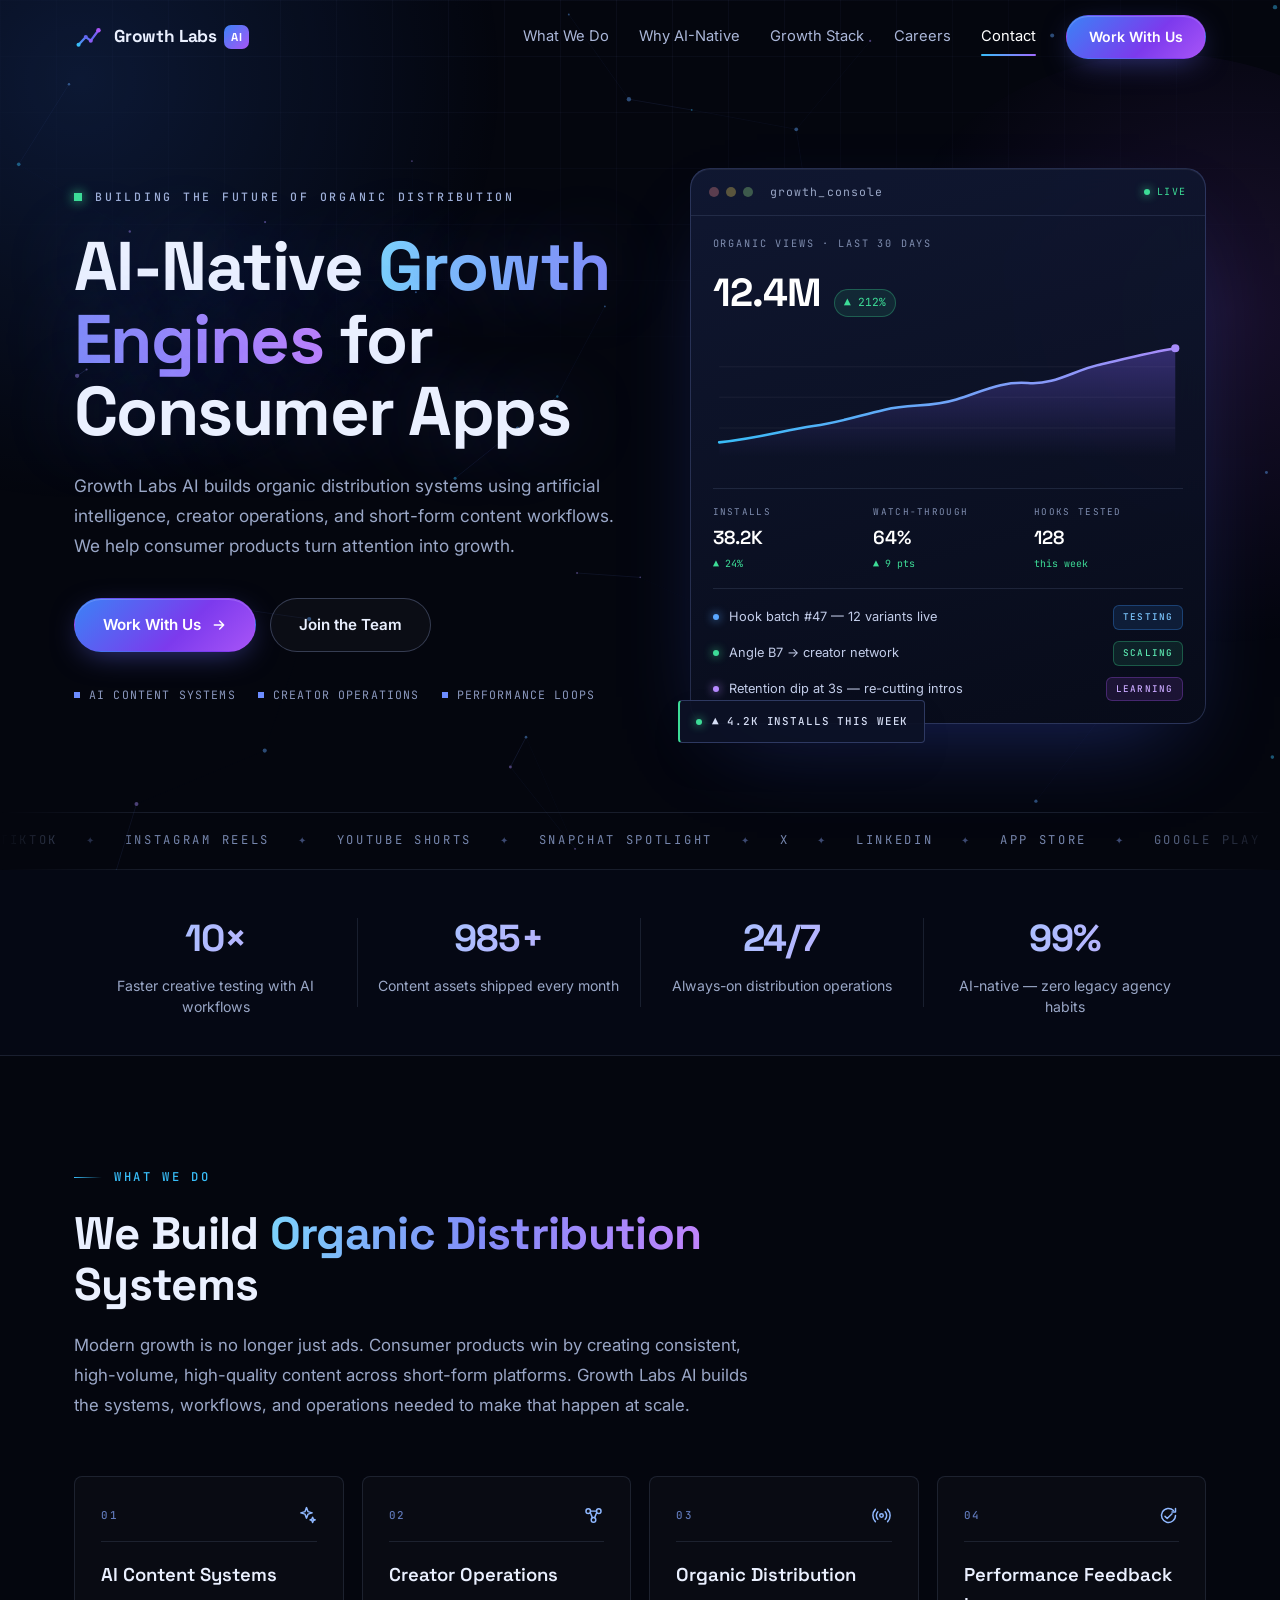
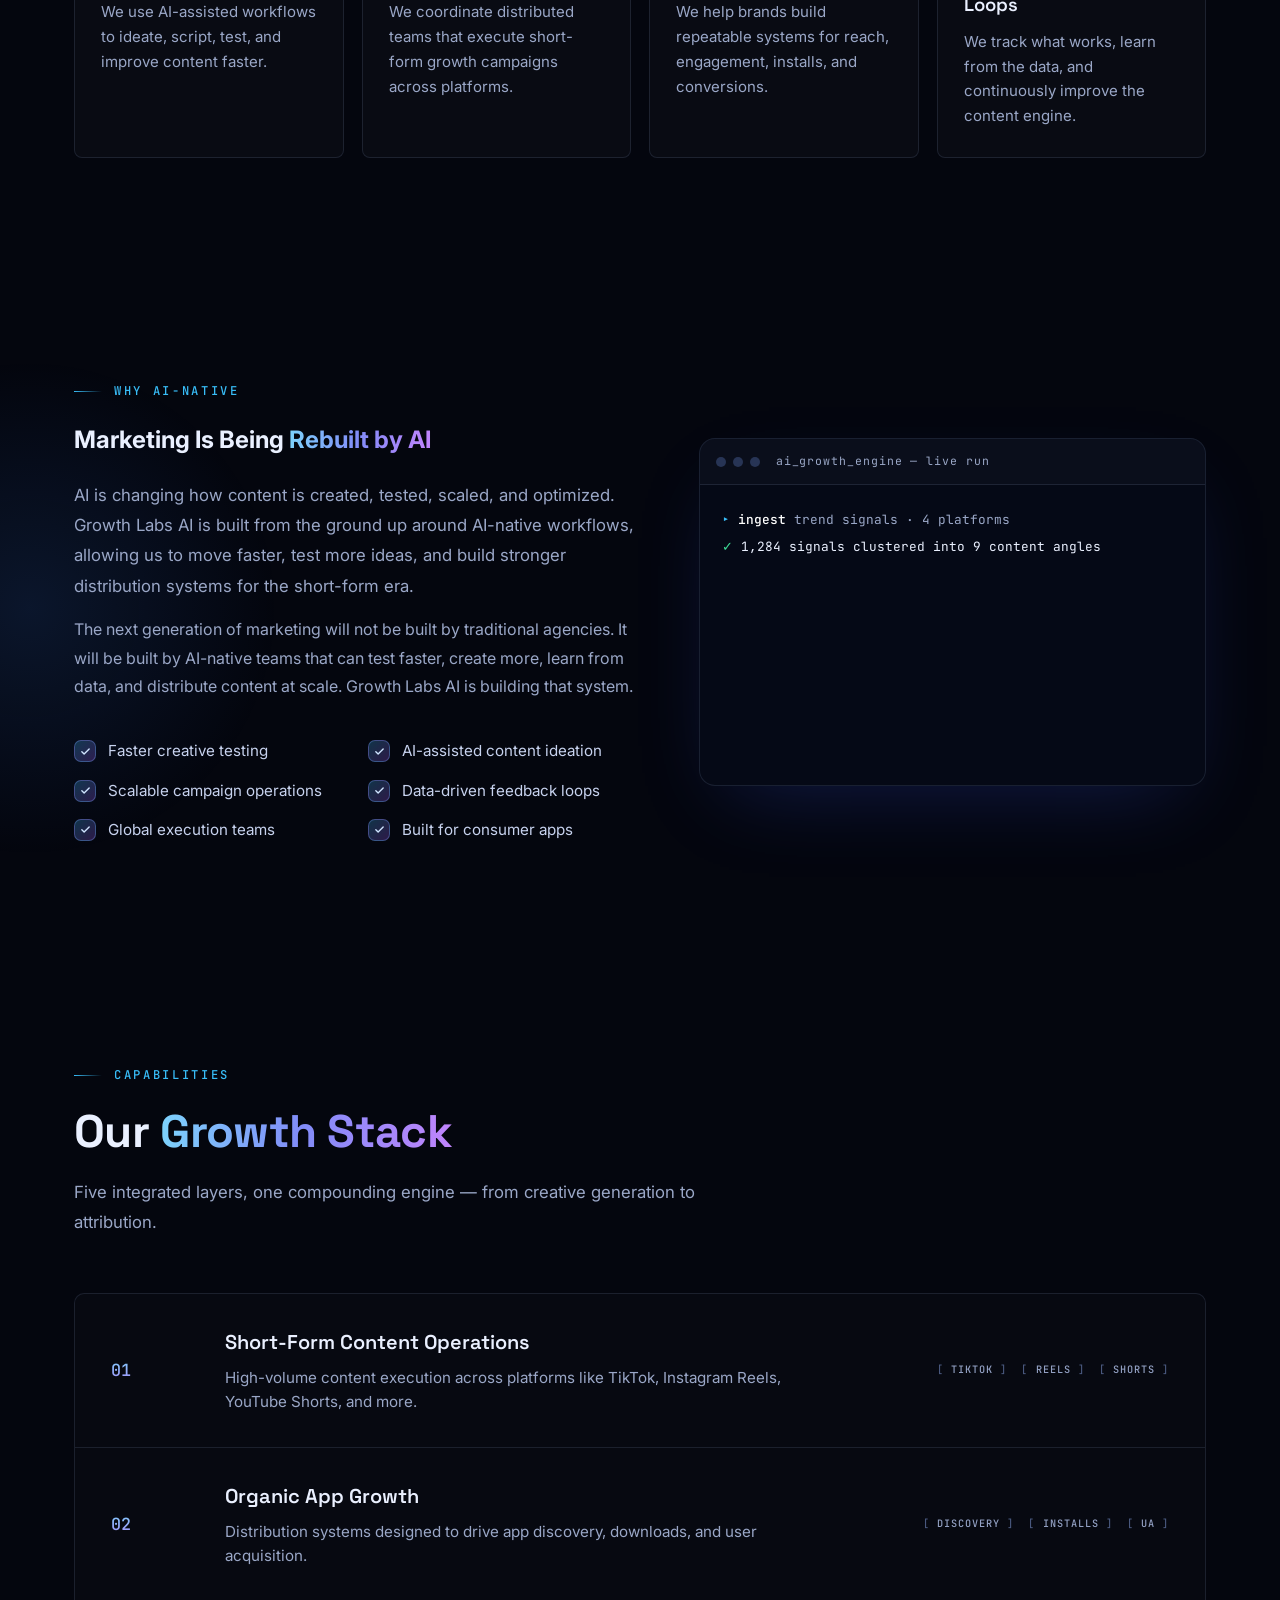
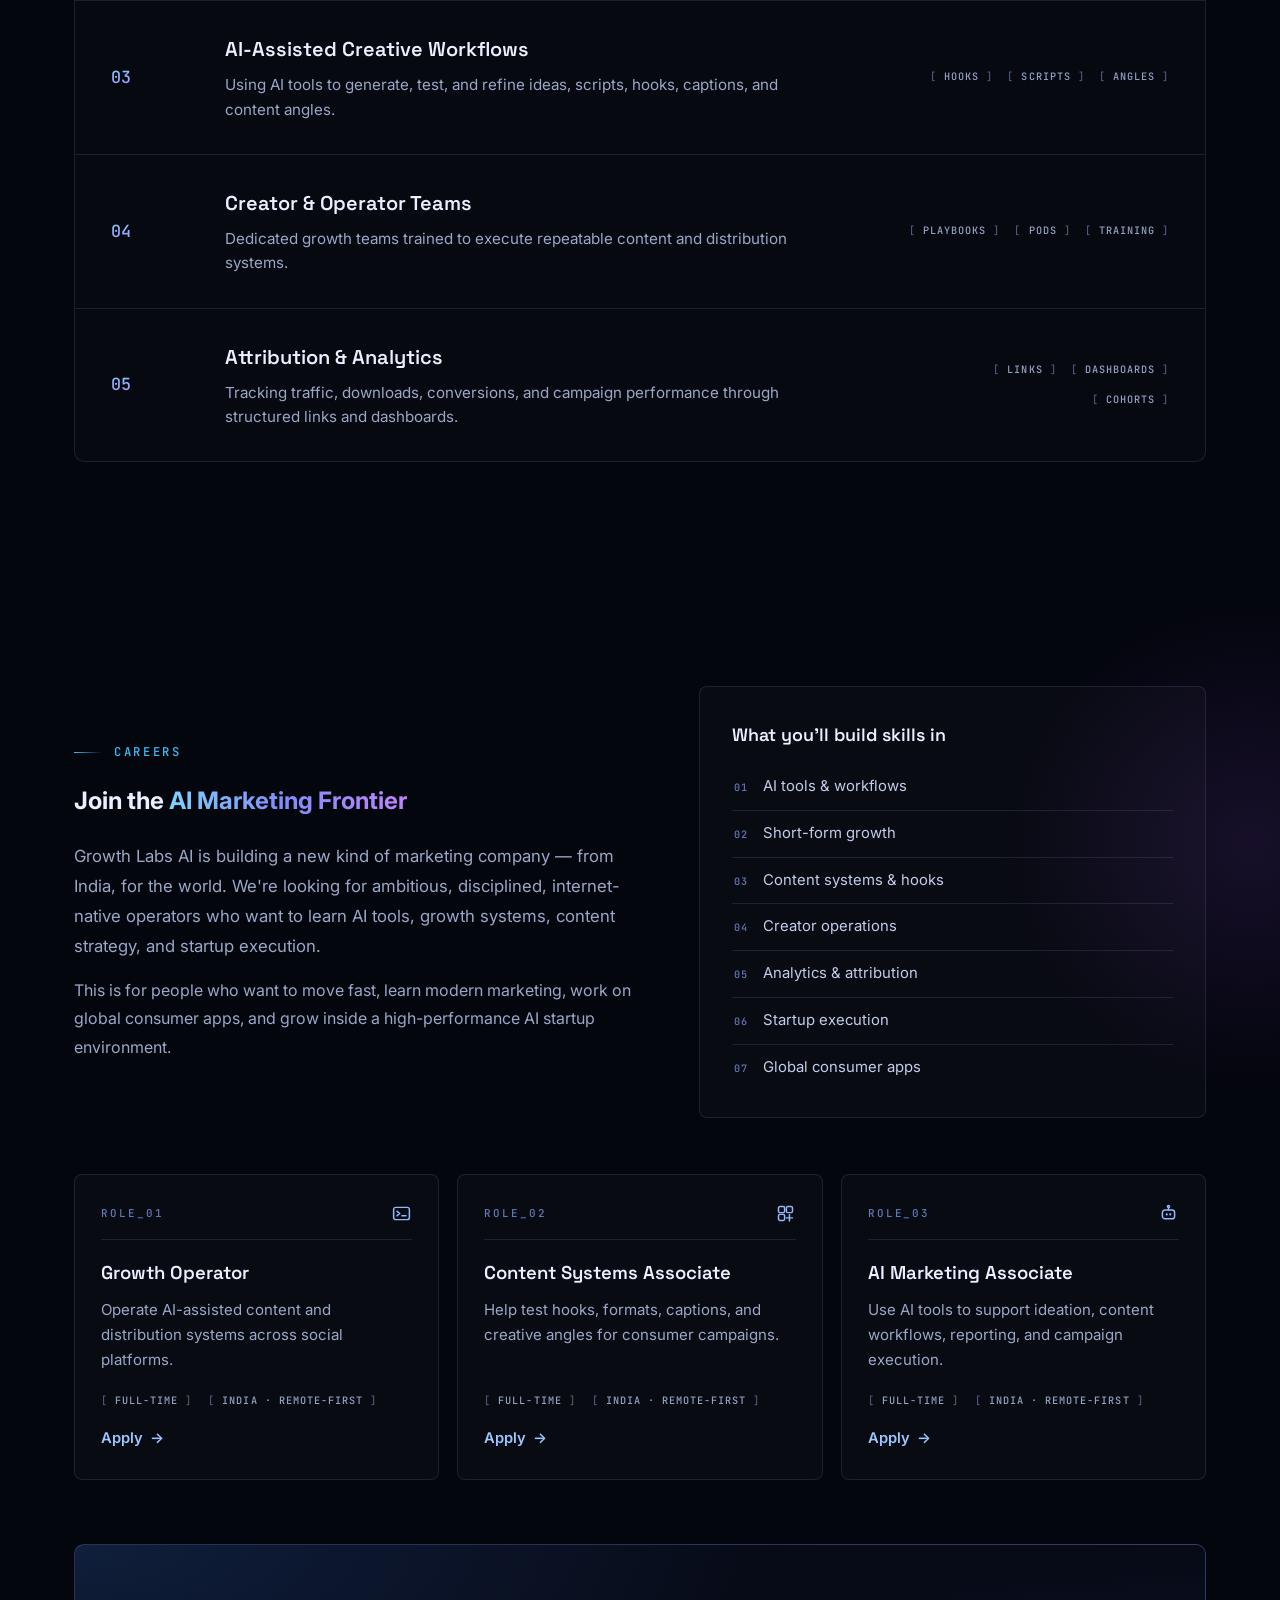
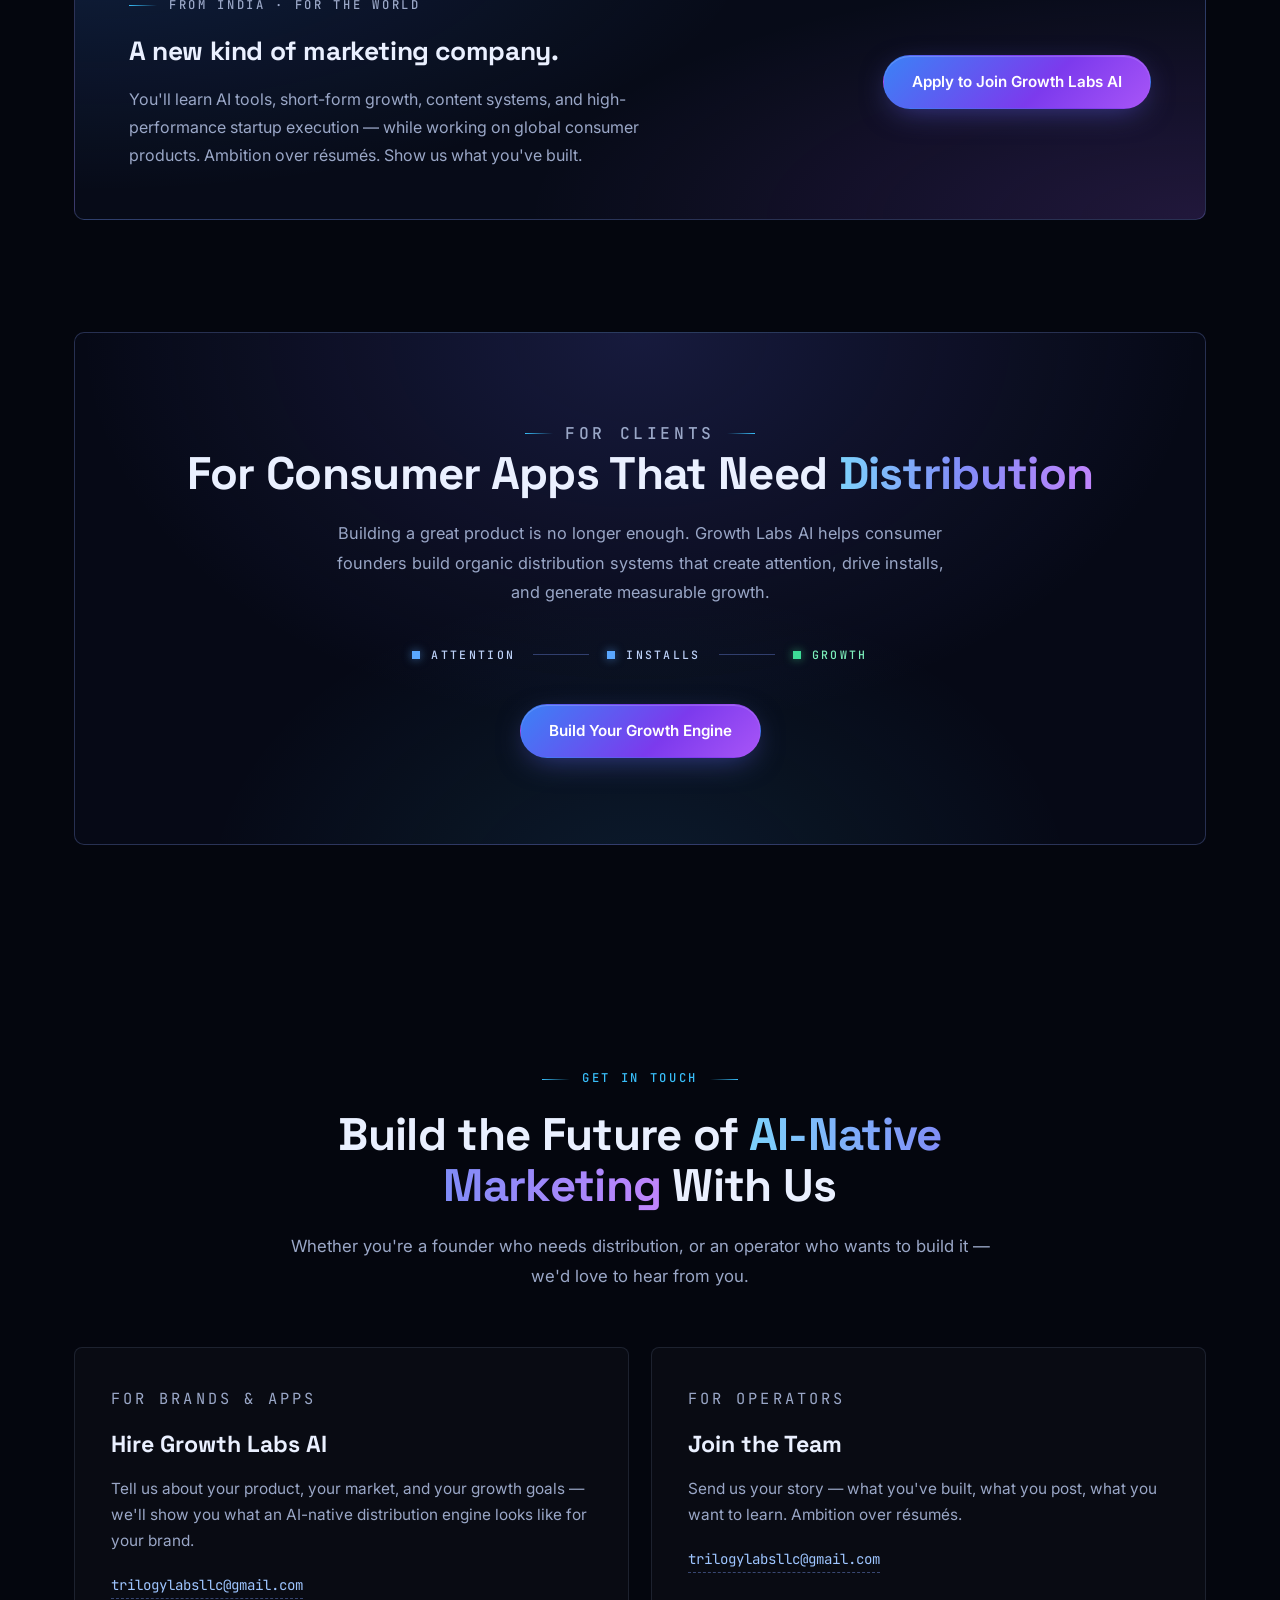
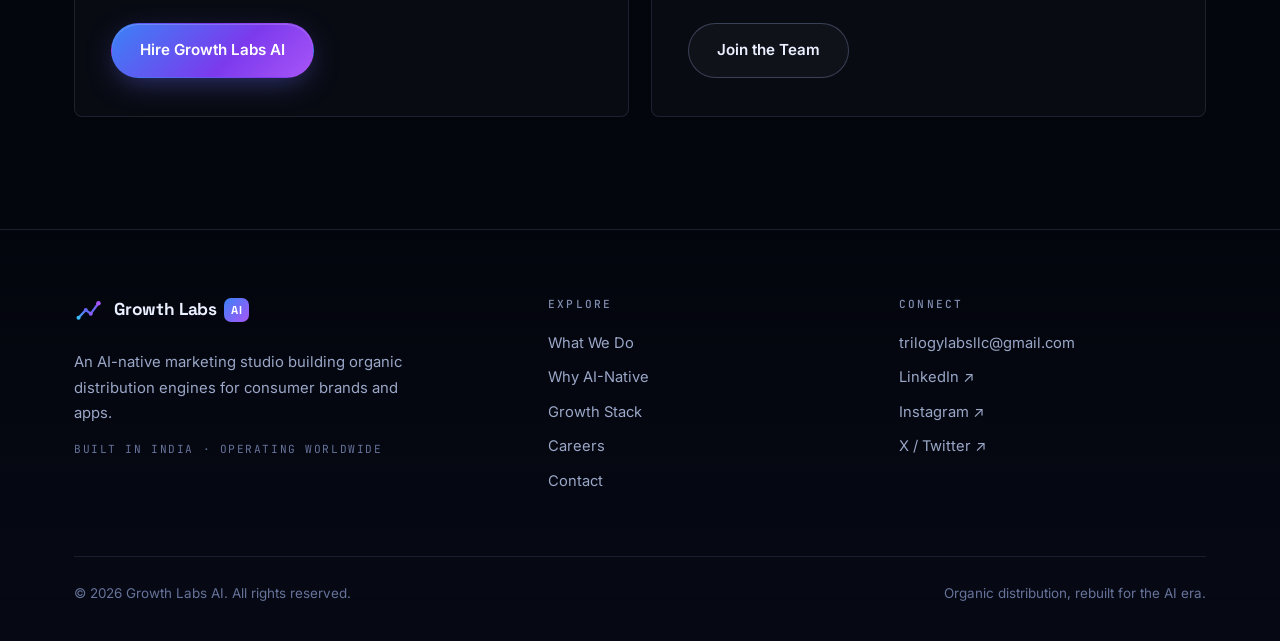
<file: index.html>
<!DOCTYPE html>
<html lang="en">
<head>
  <meta charset="UTF-8">
  <meta name="viewport" content="width=device-width, initial-scale=1.0">
  <title>Growth Labs AI — AI-Native Growth Engines for Consumer Apps</title>
  <meta name="description" content="Growth Labs AI builds AI-powered organic distribution engines for consumer brands and apps — combining AI content systems, creator operations, and short-form growth.">
  <meta property="og:type" content="website">
  <meta property="og:site_name" content="Growth Labs AI">
  <meta property="og:title" content="Growth Labs AI — AI-Native Growth Engines for Consumer Apps">
  <meta property="og:description" content="An AI-native marketing studio helping consumer companies scale attention, content, and growth.">
  <meta name="twitter:card" content="summary">
  <meta name="theme-color" content="#04060e">
  <link rel="icon" type="image/svg+xml" href="assets/favicon.svg">
  <link rel="preconnect" href="https://fonts.googleapis.com">
  <link rel="preconnect" href="https://fonts.gstatic.com" crossorigin>
  <link href="https://fonts.googleapis.com/css2?family=Space+Grotesk:wght@500;600;700&family=Inter:wght@400;500;600&family=JetBrains+Mono:wght@400;500&display=swap" rel="stylesheet">
  <link rel="stylesheet" href="css/style.css">
  <noscript>
    <style>
      .reveal { opacity: 1 !important; transform: none !important; }
      .tline { opacity: 1 !important; transform: none !important; }
      .spark .line { stroke-dashoffset: 0 !important; }
      .spark .area { opacity: 1 !important; }
      .spark .tip { opacity: 1 !important; }
      #network { display: none; }
    </style>
  </noscript>
</head>
<body id="top">

  <div class="bg" aria-hidden="true">
    <div class="bg-grid"></div>
    <div class="bg-orb bg-orb--blue"></div>
    <div class="bg-orb bg-orb--purple"></div>
  </div>

  <a class="skip" href="#what-we-do">Skip to content</a>

  <header class="nav" id="nav">
    <div class="container nav__inner">
      <a class="brand" href="#top" aria-label="Growth Labs AI — home">
        <svg class="brand__mark" viewBox="0 0 64 64" aria-hidden="true" focusable="false">
          <defs>
            <linearGradient id="bm" x1="0" y1="64" x2="64" y2="0" gradientUnits="userSpaceOnUse">
              <stop offset="0" stop-color="#38bdf8"/>
              <stop offset="0.55" stop-color="#6366f1"/>
              <stop offset="1" stop-color="#a855f7"/>
            </linearGradient>
          </defs>
          <path d="M10 48 L26 31 L37 39 L54 16" fill="none" stroke="url(#bm)" stroke-width="5" stroke-linecap="round" stroke-linejoin="round"/>
          <circle cx="10" cy="48" r="4.5" fill="#38bdf8"/>
          <circle cx="26" cy="31" r="4.5" fill="#6366f1"/>
          <circle cx="37" cy="39" r="4.5" fill="#8b5cf6"/>
          <circle cx="54" cy="16" r="5" fill="#a855f7"/>
        </svg>
        <span class="brand__name">Growth Labs <span class="brand__ai">AI</span></span>
      </a>
      <nav class="nav__links" id="navLinks" aria-label="Primary">
        <a href="#what-we-do">What We Do</a>
        <a href="#why-ai">Why AI-Native</a>
        <a href="#growth-stack">Growth Stack</a>
        <a href="#careers">Careers</a>
        <a href="#contact">Contact</a>
        <a class="btn btn--primary btn--sm nav__cta" href="#contact">Work With Us</a>
      </nav>
      <button class="nav__toggle" type="button" aria-label="Toggle menu" aria-expanded="false" aria-controls="navLinks">
        <span></span><span></span><span></span>
      </button>
    </div>
  </header>

  <main>

    <!-- ============ HERO ============ -->
    <section class="hero">
      <canvas id="network" aria-hidden="true"></canvas>
      <div class="container hero__inner">
        <div class="hero__copy">
          <p class="hero-tag reveal"><span class="hero-tag__dot"></span>Building the future of organic distribution</p>
          <h1 class="reveal" style="--d:80ms">AI-Native <span class="grad">Growth Engines</span> for Consumer Apps</h1>
          <p class="hero__sub reveal" style="--d:160ms">Growth Labs AI builds organic distribution systems using artificial intelligence, creator operations, and short-form content workflows. We help consumer products turn attention into growth.</p>
          <div class="hero__cta reveal" style="--d:240ms">
            <a class="btn btn--primary" href="#contact">
              Work With Us
              <svg width="16" height="16" viewBox="0 0 24 24" fill="none" stroke="currentColor" stroke-width="2.2" stroke-linecap="round" stroke-linejoin="round" aria-hidden="true"><path d="M5 12h14M13 6l6 6-6 6"/></svg>
            </a>
            <a class="btn btn--ghost" href="#careers">Join the Team</a>
          </div>
          <ul class="hero__ticks reveal" style="--d:320ms">
            <li>AI content systems</li>
            <li>Creator operations</li>
            <li>Performance loops</li>
          </ul>
        </div>

        <div class="hero__visual reveal" style="--d:280ms">
          <div class="console">
            <div class="console__bar">
              <span class="cdot cdot--r"></span>
              <span class="cdot cdot--y"></span>
              <span class="cdot cdot--g"></span>
              <span class="console__title">growth_console</span>
              <span class="live">LIVE</span>
            </div>
            <div class="console__body">
              <p class="metric-label">Organic views · last 30 days</p>
              <div class="metric-big">
                <strong><span data-count="12.4" data-decimals="1">12.4</span>M</strong>
                <span class="delta">▲ 212%</span>
              </div>
              <svg class="spark" viewBox="0 0 460 124" aria-hidden="true">
                <defs>
                  <linearGradient id="sparkGrad" x1="0" y1="0" x2="1" y2="0">
                    <stop offset="0" stop-color="#38bdf8"/>
                    <stop offset="1" stop-color="#a78bfa"/>
                  </linearGradient>
                  <linearGradient id="areaGrad" x1="0" y1="0" x2="0" y2="1">
                    <stop offset="0" stop-color="rgba(124,98,247,0.35)"/>
                    <stop offset="1" stop-color="rgba(124,98,247,0)"/>
                  </linearGradient>
                </defs>
                <line class="sgrid" x1="6" y1="30" x2="452" y2="30"/>
                <line class="sgrid" x1="6" y1="60" x2="452" y2="60"/>
                <line class="sgrid" x1="6" y1="90" x2="452" y2="90"/>
                <path class="area" fill="url(#areaGrad)" d="M6 104 C 44 100, 70 92, 98 88 C 126 84, 142 78, 168 72 C 194 66, 212 70, 238 62 C 264 54, 282 44, 308 46 C 334 48, 352 34, 378 28 C 404 22, 428 16, 452 12 L452 118 L6 118 Z"/>
                <path class="line" stroke="url(#sparkGrad)" d="M6 104 C 44 100, 70 92, 98 88 C 126 84, 142 78, 168 72 C 194 66, 212 70, 238 62 C 264 54, 282 44, 308 46 C 334 48, 352 34, 378 28 C 404 22, 428 16, 452 12"/>
                <circle class="tipring" cx="452" cy="12" r="5"/>
                <circle class="tip" cx="452" cy="12" r="4"/>
              </svg>
              <div class="console__metrics">
                <div class="cm">
                  <span class="cm__label">Installs</span>
                  <span class="cm__val"><span data-count="38.2" data-decimals="1">38.2</span>K</span>
                  <span class="cm__sub">▲ 24%</span>
                </div>
                <div class="cm">
                  <span class="cm__label">Watch-through</span>
                  <span class="cm__val"><span data-count="64">64</span>%</span>
                  <span class="cm__sub">▲ 9 pts</span>
                </div>
                <div class="cm">
                  <span class="cm__label">Hooks tested</span>
                  <span class="cm__val"><span data-count="128">128</span></span>
                  <span class="cm__sub">this week</span>
                </div>
              </div>
              <div class="console__pipe">
                <div class="pipe">
                  <span class="dot dot--blue"></span>
                  Hook batch #47 — 12 variants live
                  <span class="pipe__status s-test">Testing</span>
                </div>
                <div class="pipe">
                  <span class="dot dot--green"></span>
                  Angle B7 → creator network
                  <span class="pipe__status s-scale">Scaling</span>
                </div>
                <div class="pipe">
                  <span class="dot dot--purple"></span>
                  Retention dip at 3s — re-cutting intros
                  <span class="pipe__status s-learn">Learning</span>
                </div>
              </div>
            </div>
          </div>
          <div class="float-chip"><span class="dot dot--green"></span>▲ 4.2K installs this week</div>
        </div>
      </div>

      <div class="marquee" aria-hidden="true">
        <div class="marquee__track">
          <ul class="marquee__list">
            <li>TikTok<span class="sep">✦</span></li>
            <li>Instagram Reels<span class="sep">✦</span></li>
            <li>YouTube Shorts<span class="sep">✦</span></li>
            <li>Snapchat Spotlight<span class="sep">✦</span></li>
            <li>X<span class="sep">✦</span></li>
            <li>LinkedIn<span class="sep">✦</span></li>
            <li>App Store<span class="sep">✦</span></li>
            <li>Google Play<span class="sep">✦</span></li>
          </ul>
          <ul class="marquee__list" aria-hidden="true">
            <li>TikTok<span class="sep">✦</span></li>
            <li>Instagram Reels<span class="sep">✦</span></li>
            <li>YouTube Shorts<span class="sep">✦</span></li>
            <li>Snapchat Spotlight<span class="sep">✦</span></li>
            <li>X<span class="sep">✦</span></li>
            <li>LinkedIn<span class="sep">✦</span></li>
            <li>App Store<span class="sep">✦</span></li>
            <li>Google Play<span class="sep">✦</span></li>
          </ul>
        </div>
      </div>
    </section>

    <!-- ============ STATS ============ -->
    <section class="stats" aria-label="Growth Labs AI at a glance">
      <div class="container stats__grid">
        <div class="stat reveal">
          <span class="stat__num"><span data-count="10">10</span>×</span>
          <span class="stat__label">Faster creative testing with AI workflows</span>
        </div>
        <div class="stat reveal" style="--d:80ms">
          <span class="stat__num"><span data-count="1000">1,000</span>+</span>
          <span class="stat__label">Content assets shipped every month</span>
        </div>
        <div class="stat reveal" style="--d:160ms">
          <span class="stat__num"><span data-count="24">24</span>/7</span>
          <span class="stat__label">Always-on distribution operations</span>
        </div>
        <div class="stat reveal" style="--d:240ms">
          <span class="stat__num"><span data-count="100">100</span>%</span>
          <span class="stat__label">AI-native — zero legacy agency habits</span>
        </div>
      </div>
    </section>

    <!-- ============ WHAT WE DO ============ -->
    <section id="what-we-do" class="section">
      <div class="container">
        <div class="section-head reveal">
          <p class="eyebrow">What we do</p>
          <h2>We Build <span class="grad">Organic Distribution</span> Systems</h2>
          <p class="lede">Modern growth is no longer just ads. Consumer products win by creating consistent, high-volume, high-quality content across short-form platforms. Growth Labs AI builds the systems, workflows, and operations needed to make that happen at scale.</p>
        </div>
        <div class="cards">
          <article class="card reveal">
            <div class="card__top">
              <span class="card__num">01</span>
              <svg class="card__glyph" viewBox="0 0 24 24" fill="none" stroke="currentColor" stroke-width="1.7" stroke-linecap="round" stroke-linejoin="round" aria-hidden="true"><path d="M12 3l1.8 4.6L18.5 9l-4.7 1.4L12 15l-1.8-4.6L5.5 9l4.7-1.4L12 3z"/><path d="M19 14l.9 2.3L22 17l-2.1.7L19 20l-.9-2.3L16 17l2.1-.7L19 14z"/></svg>
            </div>
            <h3>AI Content Systems</h3>
            <p>We use AI-assisted workflows to ideate, script, test, and improve content faster.</p>
          </article>
          <article class="card reveal" style="--d:80ms">
            <div class="card__top">
              <span class="card__num">02</span>
              <svg class="card__glyph" viewBox="0 0 24 24" fill="none" stroke="currentColor" stroke-width="1.7" stroke-linecap="round" stroke-linejoin="round" aria-hidden="true"><circle cx="6" cy="7" r="2.6"/><circle cx="18" cy="7" r="2.6"/><circle cx="12" cy="17" r="2.6"/><path d="M8.3 8.6l2.4 5.8M15.7 8.6l-2.4 5.8M8.6 7h6.8"/></svg>
            </div>
            <h3>Creator Operations</h3>
            <p>We coordinate distributed teams that execute short-form growth campaigns across platforms.</p>
          </article>
          <article class="card reveal" style="--d:160ms">
            <div class="card__top">
              <span class="card__num">03</span>
              <svg class="card__glyph" viewBox="0 0 24 24" fill="none" stroke="currentColor" stroke-width="1.7" stroke-linecap="round" stroke-linejoin="round" aria-hidden="true"><circle cx="12" cy="12" r="2"/><path d="M16.2 7.8a6 6 0 010 8.4M7.8 16.2a6 6 0 010-8.4M19 5a10 10 0 010 14M5 19A10 10 0 015 5"/></svg>
            </div>
            <h3>Organic Distribution</h3>
            <p>We help brands build repeatable systems for reach, engagement, installs, and conversions.</p>
          </article>
          <article class="card reveal" style="--d:240ms">
            <div class="card__top">
              <span class="card__num">04</span>
              <svg class="card__glyph" viewBox="0 0 24 24" fill="none" stroke="currentColor" stroke-width="1.7" stroke-linecap="round" stroke-linejoin="round" aria-hidden="true"><path d="M20 12a8 8 0 11-2.3-5.7"/><path d="M20 4v4h-4"/><path d="M8 13l2.5 2.5L16 10"/></svg>
            </div>
            <h3>Performance Feedback Loops</h3>
            <p>We track what works, learn from the data, and continuously improve the content engine.</p>
          </article>
        </div>
      </div>
    </section>

    <!-- ============ WHY AI-NATIVE ============ -->
    <section id="why-ai" class="section section--why">
      <div class="glow glow--blue" style="top:10%; left:-240px" aria-hidden="true"></div>
      <div class="container split">
        <div class="reveal">
          <p class="eyebrow">Why AI-native</p>
          <h2>Marketing Is Being <span class="grad">Rebuilt by AI</span></h2>
          <p class="lede">AI is changing how content is created, tested, scaled, and optimized. Growth Labs AI is built from the ground up around AI-native workflows, allowing us to move faster, test more ideas, and build stronger distribution systems for the short-form era.</p>
          <p class="lede lede--2">The next generation of marketing will not be built by traditional agencies. It will be built by AI-native teams that can test faster, create more, learn from data, and distribute content at scale. Growth Labs AI is building that system.</p>
          <ul class="checklist">
            <li><span class="check"><svg viewBox="0 0 24 24" fill="none" stroke="currentColor" stroke-width="3" stroke-linecap="round" stroke-linejoin="round" aria-hidden="true"><path d="M4 12.5l5 5L20 6.5"/></svg></span><span>Faster creative testing</span></li>
            <li><span class="check"><svg viewBox="0 0 24 24" fill="none" stroke="currentColor" stroke-width="3" stroke-linecap="round" stroke-linejoin="round" aria-hidden="true"><path d="M4 12.5l5 5L20 6.5"/></svg></span><span>AI-assisted content ideation</span></li>
            <li><span class="check"><svg viewBox="0 0 24 24" fill="none" stroke="currentColor" stroke-width="3" stroke-linecap="round" stroke-linejoin="round" aria-hidden="true"><path d="M4 12.5l5 5L20 6.5"/></svg></span><span>Scalable campaign operations</span></li>
            <li><span class="check"><svg viewBox="0 0 24 24" fill="none" stroke="currentColor" stroke-width="3" stroke-linecap="round" stroke-linejoin="round" aria-hidden="true"><path d="M4 12.5l5 5L20 6.5"/></svg></span><span>Data-driven feedback loops</span></li>
            <li><span class="check"><svg viewBox="0 0 24 24" fill="none" stroke="currentColor" stroke-width="3" stroke-linecap="round" stroke-linejoin="round" aria-hidden="true"><path d="M4 12.5l5 5L20 6.5"/></svg></span><span>Global execution teams</span></li>
            <li><span class="check"><svg viewBox="0 0 24 24" fill="none" stroke="currentColor" stroke-width="3" stroke-linecap="round" stroke-linejoin="round" aria-hidden="true"><path d="M4 12.5l5 5L20 6.5"/></svg></span><span>Built for consumer apps</span></li>
          </ul>
        </div>
        <div class="reveal" style="--d:140ms">
          <div class="terminal" data-terminal>
            <div class="terminal__bar">
              <span class="tdot"></span><span class="tdot"></span><span class="tdot"></span>
              <span class="terminal__title">ai_growth_engine — live run</span>
            </div>
            <div class="terminal__body">
              <p class="tline"><span class="t-p">▸</span> <span class="t-c">ingest</span> <span class="t-d">trend signals · 4 platforms</span></p>
              <p class="tline"><span class="t-ok">✓</span> 1,284 signals clustered into 9 content angles</p>
              <p class="tline"><span class="t-p">▸</span> <span class="t-c">generate</span> <span class="t-d">hooks ×32 · scripts ×8 · captions ×64</span></p>
              <p class="tline"><span class="t-ok">✓</span> 12 strongest variants queued for live testing</p>
              <p class="tline"><span class="t-p">▸</span> <span class="t-c">distribute</span> <span class="t-d">creator network · 6 short-form formats</span></p>
              <p class="tline"><span class="t-ok">✓</span> live — tracking watch-through, saves, installs</p>
              <p class="tline"><span class="t-p">▸</span> <span class="t-c">learn</span> <span class="t-d">top hook +218% retention → feeds next batch</span></p>
              <p class="tline"><span class="t-cursor">▍</span></p>
            </div>
          </div>
        </div>
      </div>
    </section>

    <!-- ============ GROWTH STACK ============ -->
    <section id="growth-stack" class="section">
      <div class="container">
        <div class="section-head reveal">
          <p class="eyebrow">Capabilities</p>
          <h2>Our <span class="grad">Growth Stack</span></h2>
          <p class="lede">Five integrated layers, one compounding engine — from creative generation to attribution.</p>
        </div>
        <div class="stack">
          <article class="stack__row reveal">
            <span class="stack__num">01</span>
            <div class="stack__body">
              <h3>Short-Form Content Operations</h3>
              <p>High-volume content execution across platforms like TikTok, Instagram Reels, YouTube Shorts, and more.</p>
            </div>
            <div class="stack__tags"><span class="tag">TikTok</span><span class="tag">Reels</span><span class="tag">Shorts</span></div>
          </article>
          <article class="stack__row reveal" style="--d:60ms">
            <span class="stack__num">02</span>
            <div class="stack__body">
              <h3>Organic App Growth</h3>
              <p>Distribution systems designed to drive app discovery, downloads, and user acquisition.</p>
            </div>
            <div class="stack__tags"><span class="tag">Discovery</span><span class="tag">Installs</span><span class="tag">UA</span></div>
          </article>
          <article class="stack__row reveal" style="--d:120ms">
            <span class="stack__num">03</span>
            <div class="stack__body">
              <h3>AI-Assisted Creative Workflows</h3>
              <p>Using AI tools to generate, test, and refine ideas, scripts, hooks, captions, and content angles.</p>
            </div>
            <div class="stack__tags"><span class="tag">Hooks</span><span class="tag">Scripts</span><span class="tag">Angles</span></div>
          </article>
          <article class="stack__row reveal" style="--d:180ms">
            <span class="stack__num">04</span>
            <div class="stack__body">
              <h3>Creator &amp; Operator Teams</h3>
              <p>Dedicated growth teams trained to execute repeatable content and distribution systems.</p>
            </div>
            <div class="stack__tags"><span class="tag">Playbooks</span><span class="tag">Pods</span><span class="tag">Training</span></div>
          </article>
          <article class="stack__row reveal" style="--d:240ms">
            <span class="stack__num">05</span>
            <div class="stack__body">
              <h3>Attribution &amp; Analytics</h3>
              <p>Tracking traffic, downloads, conversions, and campaign performance through structured links and dashboards.</p>
            </div>
            <div class="stack__tags"><span class="tag">Links</span><span class="tag">Dashboards</span><span class="tag">Cohorts</span></div>
          </article>
        </div>
      </div>
    </section>

    <!-- ============ CAREERS ============ -->
    <section id="careers" class="section section--careers">
      <div class="glow glow--purple" style="top:0; right:-240px" aria-hidden="true"></div>
      <div class="container">
        <div class="split careers-top">
          <div class="reveal">
            <p class="eyebrow">Careers</p>
            <h2>Join the <span class="grad">AI Marketing Frontier</span></h2>
            <p class="lede">Growth Labs AI is building a new kind of marketing company — from India, for the world. We're looking for ambitious, disciplined, internet-native operators who want to learn AI tools, growth systems, content strategy, and startup execution.</p>
            <p class="lede lede--2">This is for people who want to move fast, learn modern marketing, work on global consumer apps, and grow inside a high-performance AI startup environment.</p>
          </div>
          <aside class="learn-card reveal" style="--d:140ms">
            <h3>What you'll build skills in</h3>
            <ul class="speclist">
              <li><span>01</span>AI tools &amp; workflows</li>
              <li><span>02</span>Short-form growth</li>
              <li><span>03</span>Content systems &amp; hooks</li>
              <li><span>04</span>Creator operations</li>
              <li><span>05</span>Analytics &amp; attribution</li>
              <li><span>06</span>Startup execution</li>
              <li><span>07</span>Global consumer apps</li>
            </ul>
          </aside>
        </div>

        <div class="roles">
          <article class="card role reveal">
            <div class="card__top">
              <span class="card__num">ROLE_01</span>
              <svg class="card__glyph" viewBox="0 0 24 24" fill="none" stroke="currentColor" stroke-width="1.7" stroke-linecap="round" stroke-linejoin="round" aria-hidden="true"><rect x="3" y="5" width="18" height="14" rx="2.5"/><path d="M7 9.5l3 2.5-3 2.5M12.5 14.5H17"/></svg>
            </div>
            <h3>Growth Operator</h3>
            <p>Operate AI-assisted content and distribution systems across social platforms.</p>
            <div class="role__meta"><span class="tag">Full-time</span><span class="tag">India · Remote-first</span></div>
            <a class="role__apply" href="mailto:trilogylabsllc@gmail.com?subject=Application%3A%20Growth%20Operator">Apply <span aria-hidden="true">→</span></a>
          </article>
          <article class="card role reveal" style="--d:80ms">
            <div class="card__top">
              <span class="card__num">ROLE_02</span>
              <svg class="card__glyph" viewBox="0 0 24 24" fill="none" stroke="currentColor" stroke-width="1.7" stroke-linecap="round" stroke-linejoin="round" aria-hidden="true"><rect x="4" y="4" width="7" height="7" rx="1.6"/><rect x="13" y="4" width="7" height="7" rx="1.6"/><rect x="4" y="13" width="7" height="7" rx="1.6"/><path d="M16.5 13.5v7M13 17h7"/></svg>
            </div>
            <h3>Content Systems Associate</h3>
            <p>Help test hooks, formats, captions, and creative angles for consumer campaigns.</p>
            <div class="role__meta"><span class="tag">Full-time</span><span class="tag">India · Remote-first</span></div>
            <a class="role__apply" href="mailto:trilogylabsllc@gmail.com?subject=Application%3A%20Content%20Systems%20Associate">Apply <span aria-hidden="true">→</span></a>
          </article>
          <article class="card role reveal" style="--d:160ms">
            <div class="card__top">
              <span class="card__num">ROLE_03</span>
              <svg class="card__glyph" viewBox="0 0 24 24" fill="none" stroke="currentColor" stroke-width="1.7" stroke-linecap="round" stroke-linejoin="round" aria-hidden="true"><rect x="5" y="8" width="14" height="10" rx="3"/><circle cx="10" cy="13" r="1.2" fill="currentColor" stroke="none"/><circle cx="14" cy="13" r="1.2" fill="currentColor" stroke="none"/><path d="M12 8V5.5"/><circle cx="12" cy="4" r="1.2"/></svg>
            </div>
            <h3>AI Marketing Associate</h3>
            <p>Use AI tools to support ideation, content workflows, reporting, and campaign execution.</p>
            <div class="role__meta"><span class="tag">Full-time</span><span class="tag">India · Remote-first</span></div>
            <a class="role__apply" href="mailto:trilogylabsllc@gmail.com?subject=Application%3A%20AI%20Marketing%20Associate">Apply <span aria-hidden="true">→</span></a>
          </article>
        </div>

        <div class="india-panel reveal">
          <div>
            <p class="eyebrow">From India · For the world</p>
            <h3>A new kind of marketing company.</h3>
            <p>You'll learn AI tools, short-form growth, content systems, and high-performance startup execution — while working on global consumer products. Ambition over résumés. Show us what you've built.</p>
          </div>
          <a class="btn btn--primary" href="mailto:trilogylabsllc@gmail.com?subject=Application%3A%20Growth%20Labs%20AI">Apply to Join Growth Labs AI</a>
        </div>
      </div>
    </section>

    <!-- ============ CLIENT CTA ============ -->
    <section class="section section--band" id="clients">
      <div class="container">
        <div class="band reveal">
          <p class="eyebrow eyebrow--center">For clients</p>
          <h2>For Consumer Apps That Need <span class="grad">Distribution</span></h2>
          <p>Building a great product is no longer enough. Growth Labs AI helps consumer founders build organic distribution systems that create attention, drive installs, and generate measurable growth.</p>
          <div class="flow" aria-hidden="true">
            <span class="flow__step"><i class="flow__sq"></i>Attention</span>
            <span class="flow__line"></span>
            <span class="flow__step"><i class="flow__sq"></i>Installs</span>
            <span class="flow__line"></span>
            <span class="flow__step flow__step--g"><i class="flow__sq"></i>Growth</span>
          </div>
          <a class="btn btn--primary" href="#contact">Build Your Growth Engine</a>
        </div>
      </div>
    </section>

    <!-- ============ FINAL CTA / CONTACT ============ -->
    <section id="contact" class="section section--contact">
      <div class="container">
        <div class="section-head section-head--center reveal">
          <p class="eyebrow eyebrow--center">Get in touch</p>
          <h2>Build the Future of <span class="grad">AI-Native Marketing</span> With Us</h2>
          <p class="lede">Whether you're a founder who needs distribution, or an operator who wants to build it — we'd love to hear from you.</p>
        </div>
        <div class="contact-grid">
          <div class="contact-card reveal">
            <p class="contact-card__tag">For brands &amp; apps</p>
            <h3>Hire Growth Labs AI</h3>
            <p>Tell us about your product, your market, and your growth goals — we'll show you what an AI-native distribution engine looks like for your brand.</p>
            <a class="contact-email" href="mailto:trilogylabsllc@gmail.com">trilogylabsllc@gmail.com</a>
            <a class="btn btn--primary" href="mailto:trilogylabsllc@gmail.com?subject=Project%20Inquiry%3A%20Growth%20Labs%20AI">Hire Growth Labs AI</a>
          </div>
          <div class="contact-card reveal" style="--d:100ms">
            <p class="contact-card__tag">For operators</p>
            <h3>Join the Team</h3>
            <p>Send us your story — what you've built, what you post, what you want to learn. Ambition over résumés.</p>
            <a class="contact-email" href="mailto:trilogylabsllc@gmail.com">trilogylabsllc@gmail.com</a>
            <a class="btn btn--ghost" href="mailto:trilogylabsllc@gmail.com?subject=Application%3A%20Growth%20Labs%20AI">Join the Team</a>
          </div>
        </div>
      </div>
    </section>

  </main>

  <!-- ============ FOOTER ============ -->
  <footer class="footer">
    <div class="container">
      <div class="footer__grid">
        <div class="footer__brand">
          <a class="brand" href="#top" aria-label="Growth Labs AI — back to top">
            <svg class="brand__mark" viewBox="0 0 64 64" aria-hidden="true" focusable="false">
              <defs>
                <linearGradient id="bm2" x1="0" y1="64" x2="64" y2="0" gradientUnits="userSpaceOnUse">
                  <stop offset="0" stop-color="#38bdf8"/>
                  <stop offset="0.55" stop-color="#6366f1"/>
                  <stop offset="1" stop-color="#a855f7"/>
                </linearGradient>
              </defs>
              <path d="M10 48 L26 31 L37 39 L54 16" fill="none" stroke="url(#bm2)" stroke-width="5" stroke-linecap="round" stroke-linejoin="round"/>
              <circle cx="10" cy="48" r="4.5" fill="#38bdf8"/>
              <circle cx="26" cy="31" r="4.5" fill="#6366f1"/>
              <circle cx="37" cy="39" r="4.5" fill="#8b5cf6"/>
              <circle cx="54" cy="16" r="5" fill="#a855f7"/>
            </svg>
            <span class="brand__name">Growth Labs <span class="brand__ai">AI</span></span>
          </a>
          <p>An AI-native marketing studio building organic distribution engines for consumer brands and apps.</p>
          <p class="footer__loc">Built in India · Operating worldwide</p>
        </div>
        <div class="footer__col">
          <h4>Explore</h4>
          <a href="#what-we-do">What We Do</a>
          <a href="#why-ai">Why AI-Native</a>
          <a href="#growth-stack">Growth Stack</a>
          <a href="#careers">Careers</a>
          <a href="#contact">Contact</a>
        </div>
        <div class="footer__col">
          <h4>Connect</h4>
          <a href="mailto:trilogylabsllc@gmail.com">trilogylabsllc@gmail.com</a>
          <a href="#">LinkedIn ↗</a>
          <a href="#">Instagram ↗</a>
          <a href="#">X / Twitter ↗</a>
        </div>
      </div>
      <div class="footer__bottom">
        <span>© <span id="year">2026</span> Growth Labs AI. All rights reserved.</span>
        <span>Organic distribution, rebuilt for the AI era.</span>
      </div>
    </div>
  </footer>

  <script src="js/main.js"></script>
</body>
</html>
</file>
<file: css/style.css>
/* ==========================================================================
   Growth Labs AI — dark futuristic SaaS theme
   ========================================================================== */

:root {
  --bg: #04060e;
  --bg-2: #070b18;
  --ink: #eaf0ff;
  --muted: #9aa7c7;
  --dim: #66739a;
  --blue: #4d8dff;
  --cyan: #38bdf8;
  --purple: #a06bff;
  --green: #3ddc97;
  --line: rgba(151, 170, 220, 0.14);
  --radius: 8px;
  --font-display: "Space Grotesk", "Inter", sans-serif;
  --font-body: "Inter", -apple-system, BlinkMacSystemFont, sans-serif;
  --font-mono: "JetBrains Mono", "SF Mono", monospace;
  --ease: cubic-bezier(0.22, 1, 0.36, 1);
}

* { box-sizing: border-box; margin: 0; padding: 0; }

html {
  scroll-behavior: smooth;
  scroll-padding-top: 92px;
}

body {
  background: var(--bg);
  color: var(--ink);
  font-family: var(--font-body);
  font-size: 16px;
  line-height: 1.6;
  -webkit-font-smoothing: antialiased;
  text-rendering: optimizeLegibility;
  overflow-x: hidden;
  min-height: 100vh;
}

ul { list-style: none; }
a { color: inherit; }

::selection { background: rgba(124, 108, 255, 0.35); color: #fff; }

:focus-visible {
  outline: 2px solid #7aa2ff;
  outline-offset: 3px;
  border-radius: 4px;
}

.container {
  max-width: 1180px;
  margin: 0 auto;
  padding: 0 24px;
}

.skip {
  position: absolute;
  left: -9999px;
  top: 0;
  z-index: 100;
  padding: 10px 16px;
  background: var(--bg-2);
  border: 1px solid var(--line);
  border-radius: 10px;
  text-decoration: none;
  font-size: 0.85rem;
}
.skip:focus-visible { left: 16px; top: 16px; }

/* --------------------------------------------------------------------------
   Background layers
   -------------------------------------------------------------------------- */

.bg {
  position: fixed;
  inset: 0;
  z-index: -1;
  overflow: hidden;
  pointer-events: none;
}

.bg-grid {
  position: absolute;
  inset: 0;
  background-image:
    linear-gradient(rgba(148, 163, 255, 0.05) 1px, transparent 1px),
    linear-gradient(90deg, rgba(148, 163, 255, 0.05) 1px, transparent 1px);
  background-size: 56px 56px;
  -webkit-mask-image: radial-gradient(ellipse 90% 65% at 50% 0%, #000 0%, transparent 72%);
  mask-image: radial-gradient(ellipse 90% 65% at 50% 0%, #000 0%, transparent 72%);
}

.bg-orb {
  position: absolute;
  border-radius: 50%;
  animation: drift 28s ease-in-out infinite alternate;
}
.bg-orb--blue {
  width: 58vw;
  height: 58vw;
  top: -20%;
  left: -14%;
  background: radial-gradient(circle at 35% 35%, rgba(56, 120, 255, 0.16), transparent 62%);
}
.bg-orb--purple {
  width: 50vw;
  height: 50vw;
  top: 6%;
  right: -16%;
  background: radial-gradient(circle at 60% 40%, rgba(168, 85, 247, 0.13), transparent 62%);
  animation-delay: -14s;
}

@keyframes drift {
  to { transform: translate(4vw, 6vh) scale(1.08); }
}

.glow {
  position: absolute;
  width: 540px;
  height: 540px;
  border-radius: 50%;
  pointer-events: none;
  z-index: 0;
}
.glow--blue { background: radial-gradient(circle, rgba(59, 130, 246, 0.13), transparent 65%); }
.glow--purple { background: radial-gradient(circle, rgba(168, 85, 247, 0.12), transparent 65%); }

/* --------------------------------------------------------------------------
   Typography helpers
   -------------------------------------------------------------------------- */

.grad {
  background: linear-gradient(92deg, #7dd3fc 0%, #818cf8 48%, #c084fc 100%);
  -webkit-background-clip: text;
  background-clip: text;
  color: transparent;
}

.eyebrow {
  font-family: var(--font-mono);
  font-size: 0.76rem;
  font-weight: 500;
  letter-spacing: 0.22em;
  text-transform: uppercase;
  color: var(--cyan);
  display: flex;
  align-items: center;
  gap: 12px;
  margin-bottom: 20px;
}
.eyebrow::before {
  content: "";
  width: 28px;
  height: 1px;
  background: linear-gradient(90deg, var(--cyan), transparent);
}
.eyebrow--center { justify-content: center; }
.eyebrow--center::after {
  content: "";
  width: 28px;
  height: 1px;
  background: linear-gradient(270deg, var(--cyan), transparent);
}

.section-head h2,
.band h2 {
  font-family: var(--font-display);
  font-size: clamp(2rem, 3.8vw, 2.85rem);
  font-weight: 700;
  line-height: 1.12;
  letter-spacing: -0.015em;
}

.lede {
  color: var(--muted);
  font-size: 1.05rem;
  line-height: 1.8;
  margin-top: 20px;
}
.lede--2 { margin-top: 14px; font-size: 1rem; }

.section-head { max-width: 700px; }
.section-head--center {
  margin-inline: auto;
  text-align: center;
}

/* --------------------------------------------------------------------------
   Buttons, pills, chips, tags
   -------------------------------------------------------------------------- */

.btn {
  display: inline-flex;
  align-items: center;
  justify-content: center;
  gap: 10px;
  font-family: var(--font-body);
  font-weight: 600;
  font-size: 0.95rem;
  padding: 14px 28px;
  border-radius: 999px;
  border: 1px solid transparent;
  cursor: pointer;
  text-decoration: none;
  white-space: nowrap;
  transition: transform 0.3s var(--ease), box-shadow 0.3s var(--ease),
    border-color 0.3s, background 0.3s, filter 0.3s;
}

.btn--primary {
  color: #fff;
  background: linear-gradient(135deg, #3b82f6, #7c3aed 60%, #a855f7);
  box-shadow: 0 8px 30px -8px rgba(99, 102, 241, 0.55),
    inset 0 1px 0 rgba(255, 255, 255, 0.18);
}
.btn--primary:hover {
  transform: translateY(-2px);
  box-shadow: 0 14px 40px -10px rgba(124, 58, 237, 0.6),
    inset 0 1px 0 rgba(255, 255, 255, 0.18);
  filter: saturate(1.12);
}

.btn--ghost {
  color: var(--ink);
  border-color: rgba(151, 170, 220, 0.3);
  background: rgba(255, 255, 255, 0.03);
}
.btn--ghost:hover {
  border-color: rgba(151, 170, 220, 0.6);
  background: rgba(255, 255, 255, 0.06);
  transform: translateY(-2px);
}

.btn--sm { padding: 10px 22px; font-size: 0.88rem; }

.hero-tag {
  display: flex;
  align-items: center;
  gap: 13px;
  font-family: var(--font-mono);
  font-size: 0.72rem;
  font-weight: 500;
  letter-spacing: 0.24em;
  text-transform: uppercase;
  color: #9fb0d8;
}
.hero-tag__dot {
  flex: none;
  width: 8px;
  height: 8px;
  background: var(--green);
  box-shadow: 0 0 12px var(--green);
  animation: pulse 2.2s ease-in-out infinite;
}

.tag {
  font-family: var(--font-mono);
  font-size: 0.64rem;
  font-weight: 500;
  letter-spacing: 0.1em;
  text-transform: uppercase;
  color: #93a1c4;
  white-space: nowrap;
}
.tag::before { content: "[ "; color: #49587e; }
.tag::after { content: " ]"; color: #49587e; }

.dot {
  flex: none;
  width: 6px;
  height: 6px;
  border-radius: 50%;
}
.dot--blue { background: #5aa7ff; box-shadow: 0 0 10px #5aa7ff; }
.dot--green { background: var(--green); box-shadow: 0 0 10px var(--green); }
.dot--purple { background: #b78aff; box-shadow: 0 0 10px #b78aff; }

@keyframes pulse {
  0%, 100% { opacity: 1; transform: scale(1); }
  50% { opacity: 0.55; transform: scale(0.82); }
}

/* --------------------------------------------------------------------------
   Navigation
   -------------------------------------------------------------------------- */

.nav {
  position: fixed;
  inset: 0 0 auto 0;
  z-index: 50;
  border-bottom: 1px solid transparent;
  transition: background 0.35s, border-color 0.35s;
}
.nav.scrolled {
  background: rgba(5, 8, 18, 0.78);
  -webkit-backdrop-filter: blur(16px);
  backdrop-filter: blur(16px);
  border-bottom-color: var(--line);
}

.nav__inner {
  display: flex;
  align-items: center;
  gap: 32px;
  height: 74px;
}

.brand {
  display: inline-flex;
  align-items: center;
  gap: 11px;
  text-decoration: none;
}
.brand__mark { width: 29px; height: 29px; flex: none; }
.brand__name {
  font-family: var(--font-display);
  font-weight: 700;
  font-size: 1.08rem;
  letter-spacing: -0.01em;
  display: inline-flex;
  align-items: center;
  gap: 7px;
  white-space: nowrap;
}
.brand__ai {
  font-size: 0.66em;
  font-weight: 700;
  letter-spacing: 0.06em;
  padding: 3px 7px;
  border-radius: 7px;
  background: linear-gradient(135deg, #3b82f6, #a855f7);
  color: #fff;
}

.nav__links {
  display: flex;
  align-items: center;
  gap: 30px;
  margin-left: auto;
}
.nav__links a:not(.btn) {
  position: relative;
  color: #aab6d8;
  font-size: 0.92rem;
  text-decoration: none;
  transition: color 0.25s;
}
.nav__links a:not(.btn)::after {
  content: "";
  position: absolute;
  left: 0;
  right: 0;
  bottom: -7px;
  height: 2px;
  border-radius: 2px;
  background: linear-gradient(90deg, var(--cyan), var(--purple));
  transform: scaleX(0);
  transform-origin: left;
  transition: transform 0.3s var(--ease);
}
.nav__links a:not(.btn):hover,
.nav__links a[aria-current] { color: #fff; }
.nav__links a:not(.btn):hover::after,
.nav__links a[aria-current]::after { transform: scaleX(1); }

.nav__toggle {
  display: none;
  width: 42px;
  height: 42px;
  border-radius: 12px;
  border: 1px solid var(--line);
  background: rgba(10, 16, 34, 0.6);
  flex-direction: column;
  align-items: center;
  justify-content: center;
  gap: 5px;
  cursor: pointer;
}
.nav__toggle span {
  width: 18px;
  height: 2px;
  background: #cdd7f2;
  border-radius: 2px;
  transition: transform 0.3s var(--ease), opacity 0.3s;
}
.nav.open .nav__toggle span:nth-child(1) { transform: translateY(7px) rotate(45deg); }
.nav.open .nav__toggle span:nth-child(2) { opacity: 0; }
.nav.open .nav__toggle span:nth-child(3) { transform: translateY(-7px) rotate(-45deg); }

/* --------------------------------------------------------------------------
   Hero
   -------------------------------------------------------------------------- */

.hero {
  position: relative;
  padding-top: 168px;
  overflow: hidden;
}

#network {
  position: absolute;
  inset: 0;
  z-index: 0;
  opacity: 0.55;
  pointer-events: none;
}

.hero__inner {
  position: relative;
  z-index: 1;
  display: grid;
  grid-template-columns: 1.04fr 0.96fr;
  gap: 56px;
  align-items: center;
}

.hero h1 {
  font-family: var(--font-display);
  font-size: clamp(2.6rem, 5.4vw, 4.3rem);
  font-weight: 700;
  line-height: 1.05;
  letter-spacing: -0.022em;
  margin: 24px 0;
  text-shadow: 0 0 80px rgba(120, 150, 255, 0.3);
}

.hero__sub {
  font-size: 1.08rem;
  color: var(--muted);
  line-height: 1.75;
  max-width: 540px;
}

.hero__cta {
  display: flex;
  gap: 14px;
  margin-top: 36px;
  flex-wrap: wrap;
}

.hero__ticks {
  display: flex;
  gap: 22px;
  margin-top: 34px;
  flex-wrap: wrap;
  font-family: var(--font-mono);
  font-size: 0.72rem;
  letter-spacing: 0.1em;
  text-transform: uppercase;
  color: #8a97bd;
}
.hero__ticks li {
  display: flex;
  align-items: center;
  gap: 9px;
}
.hero__ticks li::before {
  content: "";
  width: 6px;
  height: 6px;
  background: #6c8cff;
}

/* ---- Growth console (hero visual) ---- */

.hero__visual {
  position: relative;
  width: 100%;
  max-width: 560px;
  justify-self: end;
}

.console {
  position: relative;
  border-radius: 20px;
  border: 1px solid rgba(140, 165, 255, 0.22);
  background: linear-gradient(165deg, rgba(17, 25, 52, 0.92), rgba(8, 12, 26, 0.92));
  -webkit-backdrop-filter: blur(18px);
  backdrop-filter: blur(18px);
  box-shadow: 0 40px 90px -35px rgba(70, 100, 255, 0.35),
    inset 0 1px 0 rgba(255, 255, 255, 0.06);
}

.console__bar {
  display: flex;
  align-items: center;
  gap: 7px;
  padding: 14px 18px;
  border-bottom: 1px solid var(--line);
}
.cdot { width: 10px; height: 10px; border-radius: 50%; }
.cdot--r { background: #5a3d4e; }
.cdot--y { background: #5a553d; }
.cdot--g { background: #3d5a4c; }
.console__title {
  margin-left: 10px;
  font-family: var(--font-mono);
  font-size: 0.72rem;
  letter-spacing: 0.1em;
  color: var(--muted);
}
.live {
  margin-left: auto;
  display: flex;
  align-items: center;
  gap: 7px;
  font-family: var(--font-mono);
  font-size: 0.62rem;
  letter-spacing: 0.16em;
  color: var(--green);
}
.live::before {
  content: "";
  width: 6px;
  height: 6px;
  border-radius: 50%;
  background: var(--green);
  box-shadow: 0 0 10px var(--green);
  animation: pulse 1.8s ease-in-out infinite;
}

.console__body { padding: 20px 22px 22px; }

.metric-label {
  font-family: var(--font-mono);
  font-size: 0.64rem;
  letter-spacing: 0.18em;
  text-transform: uppercase;
  color: #7f8db0;
}

.metric-big {
  display: flex;
  align-items: baseline;
  gap: 12px;
  margin: 8px 0 4px;
}
.metric-big strong {
  font-family: var(--font-display);
  font-size: 2.45rem;
  font-weight: 700;
  letter-spacing: -0.02em;
  color: #fff;
}

.delta {
  font-family: var(--font-mono);
  font-size: 0.7rem;
  color: var(--green);
  background: rgba(61, 220, 151, 0.1);
  border: 1px solid rgba(61, 220, 151, 0.3);
  padding: 4px 9px;
  border-radius: 999px;
}

.spark { width: 100%; height: auto; margin: 8px 0 4px; }
.spark .sgrid { stroke: rgba(255, 255, 255, 0.05); stroke-width: 1; }
.spark .line {
  fill: none;
  stroke-width: 2.5;
  stroke-linecap: round;
  stroke-dasharray: 600;
  stroke-dashoffset: 600;
  transition: stroke-dashoffset 1.8s var(--ease) 0.3s;
}
.spark .area { opacity: 0; transition: opacity 1s ease 1.2s; }
.spark .tip { fill: #a78bfa; opacity: 0; transition: opacity 0.4s ease 1.6s; }
.spark .tipring {
  fill: none;
  stroke: #a78bfa;
  stroke-width: 1.5;
  opacity: 0;
  transform-box: fill-box;
  transform-origin: center;
}
.console.drawn .line { stroke-dashoffset: 0; }
.console.drawn .area { opacity: 1; }
.console.drawn .tip { opacity: 1; }
.console.drawn .tipring { animation: ripple 2.4s ease-out infinite 1.8s; }

@keyframes ripple {
  0% { transform: scale(0.5); opacity: 0.8; }
  70% { opacity: 0; }
  100% { transform: scale(3); opacity: 0; }
}

.console__metrics {
  display: grid;
  grid-template-columns: repeat(3, 1fr);
  gap: 12px;
  border-top: 1px solid var(--line);
  margin-top: 14px;
  padding-top: 16px;
}
.cm { display: flex; flex-direction: column; gap: 3px; }
.cm__label {
  font-family: var(--font-mono);
  font-size: 0.58rem;
  letter-spacing: 0.14em;
  text-transform: uppercase;
  color: #7f8db0;
  white-space: nowrap;
}
.cm__val {
  font-family: var(--font-display);
  font-size: 1.18rem;
  font-weight: 600;
  color: #fff;
}
.cm__sub { font-family: var(--font-mono); font-size: 0.62rem; color: var(--green); }

.console__pipe {
  display: grid;
  gap: 11px;
  border-top: 1px solid var(--line);
  margin-top: 16px;
  padding-top: 16px;
}
.pipe {
  display: flex;
  align-items: center;
  gap: 10px;
  font-size: 0.8rem;
  color: #c3cdea;
  min-width: 0;
}
.pipe__status {
  margin-left: auto;
  flex: none;
  font-family: var(--font-mono);
  font-size: 0.58rem;
  font-weight: 500;
  letter-spacing: 0.12em;
  text-transform: uppercase;
  padding: 4px 9px;
  border-radius: 6px;
}
.s-test { color: #7cc6ff; background: rgba(56, 150, 255, 0.12); border: 1px solid rgba(56, 150, 255, 0.3); }
.s-scale { color: #5ce8b1; background: rgba(61, 220, 151, 0.1); border: 1px solid rgba(61, 220, 151, 0.3); }
.s-learn { color: #c9a9ff; background: rgba(168, 85, 247, 0.12); border: 1px solid rgba(168, 85, 247, 0.3); }

.float-chip {
  position: absolute;
  bottom: -19px;
  left: -12px;
  z-index: 2;
  display: flex;
  align-items: center;
  gap: 10px;
  font-family: var(--font-mono);
  font-size: 0.68rem;
  font-weight: 500;
  letter-spacing: 0.08em;
  text-transform: uppercase;
  color: #d6def5;
  padding: 12px 16px;
  border-radius: 4px;
  border: 1px solid rgba(140, 165, 255, 0.28);
  border-left: 2px solid var(--green);
  background: rgba(12, 18, 38, 0.94);
  box-shadow: 0 18px 40px -18px rgba(0, 0, 0, 0.65);
  white-space: nowrap;
  animation: floaty 6s ease-in-out infinite alternate;
}

@keyframes floaty {
  from { transform: translateY(-5px); }
  to { transform: translateY(6px); }
}

/* ---- Marquee ---- */

.marquee {
  position: relative;
  z-index: 1;
  margin-top: 88px;
  padding: 18px 0;
  border-top: 1px solid var(--line);
  border-bottom: 1px solid var(--line);
  overflow: hidden;
  -webkit-mask-image: linear-gradient(90deg, transparent, #000 12%, #000 88%, transparent);
  mask-image: linear-gradient(90deg, transparent, #000 12%, #000 88%, transparent);
}
.marquee__track {
  display: flex;
  width: max-content;
  animation: scroll 36s linear infinite;
}
.marquee__list { display: flex; }
.marquee__list li {
  display: flex;
  align-items: center;
  font-family: var(--font-mono);
  font-size: 0.76rem;
  letter-spacing: 0.22em;
  text-transform: uppercase;
  color: #7686ad;
  white-space: nowrap;
}
.sep { padding: 0 28px; color: #3d4a73; font-size: 0.6rem; }

@keyframes scroll {
  to { transform: translateX(-50%); }
}

/* --------------------------------------------------------------------------
   Stats band
   -------------------------------------------------------------------------- */

.stats {
  border-bottom: 1px solid var(--line);
  background: rgba(10, 16, 34, 0.35);
}
.stats__grid {
  display: grid;
  grid-template-columns: repeat(4, 1fr);
}
.stat {
  position: relative;
  padding: 38px 20px;
  text-align: center;
}
.stat + .stat::before {
  content: "";
  position: absolute;
  left: 0;
  top: 26%;
  height: 48%;
  width: 1px;
  background: var(--line);
}
.stat__num {
  display: block;
  font-family: var(--font-display);
  font-size: 2.35rem;
  font-weight: 700;
  letter-spacing: -0.02em;
  background: linear-gradient(120deg, #9ecbff, #c4a8ff);
  -webkit-background-clip: text;
  background-clip: text;
  color: transparent;
}
.stat__label {
  display: block;
  margin-top: 7px;
  color: var(--muted);
  font-size: 0.88rem;
  line-height: 1.5;
}

/* --------------------------------------------------------------------------
   Sections & cards
   -------------------------------------------------------------------------- */

.section {
  position: relative;
  padding: 112px 0;
}
.section > .container { position: relative; z-index: 1; }

.cards {
  display: grid;
  grid-template-columns: repeat(auto-fit, minmax(240px, 1fr));
  gap: 18px;
  margin-top: 56px;
}

.card {
  display: flex;
  flex-direction: column;
  padding: 28px 26px;
  border-radius: var(--radius);
  border: 1px solid var(--line);
  background: rgba(255, 255, 255, 0.022);
  transition: transform 0.35s var(--ease), border-color 0.35s, box-shadow 0.35s;
}
.card:hover {
  transform: translateY(-5px);
  border-color: rgba(125, 160, 255, 0.35);
  box-shadow: 0 22px 50px -22px rgba(80, 120, 255, 0.3);
}

.card__top {
  display: flex;
  align-items: center;
  justify-content: space-between;
  padding-bottom: 15px;
  margin-bottom: 18px;
  border-bottom: 1px solid var(--line);
}
.card__num {
  font-family: var(--font-mono);
  font-size: 0.68rem;
  font-weight: 500;
  letter-spacing: 0.18em;
  color: #5f78b8;
}
.card__glyph { width: 21px; height: 21px; color: #8fb8ff; }

.card h3 {
  font-family: var(--font-display);
  font-size: 1.16rem;
  font-weight: 600;
  margin-bottom: 10px;
}
.card p {
  color: var(--muted);
  font-size: 0.94rem;
  line-height: 1.65;
}

/* --------------------------------------------------------------------------
   Why AI-native — split + checklist + terminal
   -------------------------------------------------------------------------- */

.split {
  display: grid;
  grid-template-columns: 1.05fr 0.95fr;
  gap: 64px;
  align-items: center;
}

.checklist {
  display: grid;
  grid-template-columns: 1fr 1fr;
  gap: 15px 28px;
  margin-top: 38px;
}
.checklist li {
  display: flex;
  align-items: flex-start;
  gap: 12px;
  color: #c7d2ee;
  font-size: 0.95rem;
}
.check {
  flex: none;
  width: 22px;
  height: 22px;
  margin-top: 1px;
  border-radius: 7px;
  display: grid;
  place-items: center;
  background: linear-gradient(135deg, rgba(56, 189, 248, 0.25), rgba(168, 85, 247, 0.25));
  border: 1px solid rgba(125, 160, 255, 0.35);
  color: #cfe4ff;
}
.check svg { width: 11px; height: 11px; }

.terminal {
  border-radius: 16px;
  overflow: hidden;
  border: 1px solid var(--line);
  background: rgba(7, 11, 24, 0.85);
  box-shadow: 0 30px 80px -30px rgba(60, 90, 255, 0.25);
}
.terminal__bar {
  display: flex;
  align-items: center;
  gap: 7px;
  padding: 13px 16px;
  border-bottom: 1px solid var(--line);
  background: rgba(255, 255, 255, 0.02);
}
.tdot { width: 10px; height: 10px; border-radius: 50%; background: #273455; }
.terminal__title {
  margin-left: 9px;
  font-family: var(--font-mono);
  font-size: 0.72rem;
  letter-spacing: 0.08em;
  color: var(--muted);
}
.terminal__body {
  padding: 22px 22px 26px;
  font-family: var(--font-mono);
  font-size: 0.8rem;
  line-height: 2.1;
  min-height: 300px;
}
.tline {
  opacity: 0;
  transform: translateY(6px);
  transition: opacity 0.4s ease, transform 0.4s ease;
}
.tline.on { opacity: 1; transform: none; }
.t-p { color: var(--cyan); }
.t-c { color: #fff; font-weight: 500; }
.t-d { color: var(--muted); }
.t-ok { color: var(--green); }
.t-cursor {
  display: inline-block;
  color: var(--cyan);
  animation: blink 1.1s steps(2) infinite;
}

@keyframes blink {
  50% { opacity: 0; }
}

/* --------------------------------------------------------------------------
   Growth stack
   -------------------------------------------------------------------------- */

.stack {
  margin-top: 56px;
  border: 1px solid var(--line);
  border-radius: 10px;
  overflow: hidden;
  background: rgba(255, 255, 255, 0.015);
}
.stack__row {
  display: grid;
  grid-template-columns: 88px 1fr auto;
  gap: 26px;
  align-items: center;
  padding: 32px 36px;
  border-top: 1px solid var(--line);
  transition: background 0.3s;
}
.stack__row:first-child { border-top: 0; }
.stack__row:hover { background: rgba(99, 130, 255, 0.05); }

.stack__num {
  font-family: var(--font-mono);
  font-size: 1.05rem;
  font-weight: 500;
  background: linear-gradient(180deg, #7dd3fc, #a78bfa);
  -webkit-background-clip: text;
  background-clip: text;
  color: transparent;
}
.stack__body h3 {
  font-family: var(--font-display);
  font-size: 1.25rem;
  font-weight: 600;
  margin-bottom: 8px;
}
.stack__body p {
  color: var(--muted);
  font-size: 0.95rem;
  max-width: 600px;
}
.stack__tags {
  display: flex;
  gap: 14px;
  flex-wrap: wrap;
  justify-content: flex-end;
  max-width: 260px;
}

/* --------------------------------------------------------------------------
   Careers
   -------------------------------------------------------------------------- */

.careers-top { align-items: center; }

.learn-card {
  padding: 34px 32px;
  border-radius: var(--radius);
  border: 1px solid var(--line);
  background: rgba(255, 255, 255, 0.022);
}
.learn-card h3 {
  font-family: var(--font-display);
  font-size: 1.12rem;
  font-weight: 600;
  margin-bottom: 14px;
}

.speclist li {
  display: flex;
  align-items: baseline;
  gap: 16px;
  padding: 11px 2px;
  border-bottom: 1px solid var(--line);
  font-size: 0.93rem;
  color: #c3cdea;
}
.speclist li:last-child { border-bottom: 0; padding-bottom: 4px; }
.speclist li span {
  flex: none;
  font-family: var(--font-mono);
  font-size: 0.64rem;
  font-weight: 500;
  letter-spacing: 0.08em;
  color: #5f78b8;
}

.roles {
  display: grid;
  grid-template-columns: repeat(auto-fit, minmax(250px, 1fr));
  gap: 18px;
  margin-top: 56px;
}
.role__meta {
  display: flex;
  gap: 16px;
  flex-wrap: wrap;
  margin-top: auto;
  padding-top: 20px;
}
.role__apply {
  display: inline-flex;
  align-items: center;
  gap: 7px;
  margin-top: 18px;
  color: #9ec5ff;
  font-weight: 600;
  font-size: 0.92rem;
  text-decoration: none;
  transition: color 0.25s;
}
.role__apply span { transition: transform 0.25s var(--ease); }
.role__apply:hover { color: #fff; }
.role__apply:hover span { transform: translateX(4px); }

.india-panel {
  display: flex;
  align-items: center;
  justify-content: space-between;
  gap: 40px;
  margin-top: 64px;
  padding: 50px 54px;
  border-radius: 10px;
  border: 1px solid rgba(140, 165, 255, 0.25);
  background:
    radial-gradient(120% 180% at 0% 0%, rgba(59, 130, 246, 0.16), transparent 50%),
    radial-gradient(120% 180% at 100% 100%, rgba(168, 85, 247, 0.16), transparent 50%),
    rgba(10, 15, 32, 0.6);
}
.india-panel h3 {
  font-family: var(--font-display);
  font-size: 1.65rem;
  font-weight: 700;
  letter-spacing: -0.015em;
  margin-bottom: 13px;
}
.india-panel p {
  color: var(--muted);
  max-width: 560px;
  line-height: 1.75;
}
.india-panel .eyebrow { margin-bottom: 14px; }
.india-panel .btn { flex: none; }

/* --------------------------------------------------------------------------
   Client CTA band
   -------------------------------------------------------------------------- */

.section--band { padding-top: 0; }

.band {
  position: relative;
  overflow: hidden;
  text-align: center;
  padding: 86px 32px;
  border-radius: 10px;
  border: 1px solid rgba(140, 165, 255, 0.25);
  background:
    radial-gradient(90% 140% at 50% 0%, rgba(99, 102, 241, 0.18), transparent 55%),
    radial-gradient(70% 110% at 50% 110%, rgba(56, 189, 248, 0.1), transparent 55%),
    rgba(8, 12, 26, 0.7);
}
.band h2 { margin-bottom: 20px; }
.band > p {
  color: var(--muted);
  max-width: 640px;
  margin: 0 auto;
  line-height: 1.8;
  font-size: 1.02rem;
}

.flow {
  display: flex;
  align-items: center;
  justify-content: center;
  flex-wrap: wrap;
  gap: 18px;
  margin: 38px auto 40px;
}
.flow__step {
  display: inline-flex;
  align-items: center;
  gap: 11px;
  font-family: var(--font-mono);
  font-size: 0.72rem;
  font-weight: 500;
  letter-spacing: 0.2em;
  text-transform: uppercase;
  color: #bcd0f7;
}
.flow__sq {
  width: 8px;
  height: 8px;
  background: #5aa7ff;
  box-shadow: 0 0 10px rgba(90, 167, 255, 0.6);
}
.flow__step--g { color: #7ceebc; }
.flow__step--g .flow__sq {
  background: var(--green);
  box-shadow: 0 0 10px rgba(61, 220, 151, 0.6);
}
.flow__line {
  width: 56px;
  height: 1px;
  background: rgba(125, 150, 255, 0.35);
}

/* --------------------------------------------------------------------------
   Contact / final CTA
   -------------------------------------------------------------------------- */

.contact-grid {
  display: grid;
  grid-template-columns: 1fr 1fr;
  gap: 22px;
  margin-top: 56px;
}

.contact-card {
  display: flex;
  flex-direction: column;
  align-items: flex-start;
  padding: 38px 36px;
  border-radius: var(--radius);
  border: 1px solid var(--line);
  background: rgba(255, 255, 255, 0.022);
  transition: transform 0.35s var(--ease), border-color 0.35s, box-shadow 0.35s;
}
.contact-card:hover {
  transform: translateY(-4px);
  border-color: rgba(125, 160, 255, 0.35);
  box-shadow: 0 22px 50px -22px rgba(80, 120, 255, 0.3);
}
.contact-card__tag {
  font-family: var(--font-mono);
  font-size: 0.64rem;
  letter-spacing: 0.2em;
  text-transform: uppercase;
  color: var(--cyan);
  margin-bottom: 14px;
}
.contact-card h3 {
  font-family: var(--font-display);
  font-size: 1.45rem;
  font-weight: 700;
  margin-bottom: 12px;
}
.contact-card > p {
  color: var(--muted);
  font-size: 0.96rem;
  line-height: 1.7;
}
.contact-email {
  font-family: var(--font-mono);
  font-size: 0.88rem;
  color: #9ec5ff;
  text-decoration: none;
  border-bottom: 1px dashed rgba(125, 160, 255, 0.4);
  padding-bottom: 2px;
  margin: 20px 0 24px;
  transition: color 0.25s, border-color 0.25s;
}
.contact-email:hover { color: #fff; border-color: #fff; }
.contact-card .btn { margin-top: auto; }

/* --------------------------------------------------------------------------
   Footer
   -------------------------------------------------------------------------- */

.footer {
  border-top: 1px solid var(--line);
  padding: 66px 0 36px;
  background: linear-gradient(180deg, transparent, rgba(7, 10, 22, 0.85));
}
.footer__grid {
  display: grid;
  grid-template-columns: 1.4fr 1fr 1fr;
  gap: 44px;
}
.footer__brand > p {
  color: var(--muted);
  font-size: 0.93rem;
  line-height: 1.7;
  max-width: 330px;
  margin-top: 18px;
}
.footer__loc {
  font-family: var(--font-mono);
  font-size: 0.7rem !important;
  letter-spacing: 0.14em;
  text-transform: uppercase;
  color: var(--dim) !important;
  margin-top: 14px !important;
}
.footer__col h4 {
  font-family: var(--font-mono);
  font-size: 0.7rem;
  font-weight: 500;
  letter-spacing: 0.2em;
  text-transform: uppercase;
  color: #7f8db0;
  margin-bottom: 18px;
}
.footer__col a {
  display: block;
  color: var(--muted);
  font-size: 0.92rem;
  text-decoration: none;
  margin-bottom: 11px;
  transition: color 0.25s;
}
.footer__col a:hover { color: #fff; }

.footer__bottom {
  display: flex;
  justify-content: space-between;
  flex-wrap: wrap;
  gap: 12px;
  margin-top: 52px;
  padding-top: 26px;
  border-top: 1px solid var(--line);
  color: var(--dim);
  font-size: 0.84rem;
}

/* --------------------------------------------------------------------------
   Scroll reveals
   -------------------------------------------------------------------------- */

.reveal {
  opacity: 0;
  transform: translateY(26px);
  transition: opacity 0.8s var(--ease), transform 0.8s var(--ease);
  transition-delay: var(--d, 0ms);
}
.reveal.visible {
  opacity: 1;
  transform: none;
}

/* --------------------------------------------------------------------------
   Responsive
   -------------------------------------------------------------------------- */

@media (max-width: 1024px) {
  .hero__inner {
    grid-template-columns: 1fr;
    gap: 72px;
  }
  .hero__copy { max-width: 640px; }
  .hero__visual { justify-self: center; }

  .split { grid-template-columns: 1fr; gap: 48px; }

  .stats__grid { grid-template-columns: 1fr 1fr; }
  .stat + .stat::before { display: none; }
  .stat:nth-child(even)::before {
    content: "";
    display: block;
    position: absolute;
    left: 0;
    top: 26%;
    height: 48%;
    width: 1px;
    background: var(--line);
  }
  .stat:nth-child(n + 3) { border-top: 1px solid var(--line); }

  .stack__row { grid-template-columns: 56px 1fr; }
  .stack__tags {
    grid-column: 2;
    justify-content: flex-start;
    max-width: none;
  }

  .footer__grid { grid-template-columns: 1fr 1fr; }
  .footer__brand { grid-column: 1 / -1; }
}

@media (max-width: 880px) {
  .section { padding: 90px 0; }
  .hero { padding-top: 140px; }

  .nav__toggle { display: flex; margin-left: auto; }
  .nav__links {
    position: fixed;
    top: 86px;
    left: 16px;
    right: 16px;
    flex-direction: column;
    align-items: stretch;
    gap: 4px;
    margin: 0;
    padding: 16px;
    border-radius: 20px;
    border: 1px solid var(--line);
    background: rgba(8, 12, 26, 0.97);
    -webkit-backdrop-filter: blur(20px);
    backdrop-filter: blur(20px);
    box-shadow: 0 30px 80px -20px rgba(0, 0, 0, 0.7);
    opacity: 0;
    transform: translateY(-14px);
    pointer-events: none;
    transition: opacity 0.3s var(--ease), transform 0.3s var(--ease);
  }
  .nav.open .nav__links {
    opacity: 1;
    transform: none;
    pointer-events: auto;
  }
  .nav__links a:not(.btn) {
    padding: 13px 14px;
    border-radius: 12px;
  }
  .nav__links a:not(.btn)::after { display: none; }
  .nav__links a:not(.btn):hover,
  .nav__links a[aria-current] { background: rgba(255, 255, 255, 0.04); }
  .nav__cta { margin-top: 10px; }

  .contact-grid { grid-template-columns: 1fr; }

  .india-panel {
    flex-direction: column;
    align-items: flex-start;
    padding: 40px 34px;
  }
}

@media (max-width: 600px) {
  .container { padding: 0 20px; }

  .hero { padding-top: 126px; }
  .hero__cta .btn { flex: 1 1 200px; }
  .hero__ticks { gap: 14px; }

  .float-chip { left: 0; bottom: -16px; font-size: 0.6rem; }

  .marquee { margin-top: 64px; }

  .stat { padding: 28px 14px; }
  .stat__num { font-size: 1.85rem; }
  .stat__label { font-size: 0.78rem; }

  .checklist { grid-template-columns: 1fr; }

  .stack__row { padding: 26px 22px; gap: 16px; }

  .band { padding: 64px 22px; }
  .india-panel { padding: 36px 26px; }
  .india-panel .btn { width: 100%; }

  .contact-card { padding: 32px 26px; }

  .terminal__body { min-height: 0; font-size: 0.72rem; }

  .console__metrics { gap: 8px; }
  .cm__label { font-size: 0.52rem; letter-spacing: 0.1em; }
  .cm__val { font-size: 1.02rem; }

  .footer__grid { grid-template-columns: 1fr; gap: 36px; }
  .footer__bottom { flex-direction: column; gap: 6px; }
}

/* --------------------------------------------------------------------------
   Reduced motion
   -------------------------------------------------------------------------- */

@media (prefers-reduced-motion: reduce) {
  html { scroll-behavior: auto; }

  *,
  *::before,
  *::after {
    animation-duration: 0.01ms !important;
    animation-iteration-count: 1 !important;
    transition-duration: 0.01ms !important;
  }

  .reveal { opacity: 1 !important; transform: none !important; }
  .tline { opacity: 1 !important; transform: none !important; }
  .spark .line { stroke-dashoffset: 0 !important; }
  .spark .area { opacity: 1 !important; }
  .spark .tip { opacity: 1 !important; }
  .marquee__track { animation: none !important; }
  #network { display: none; }
}
</file>
